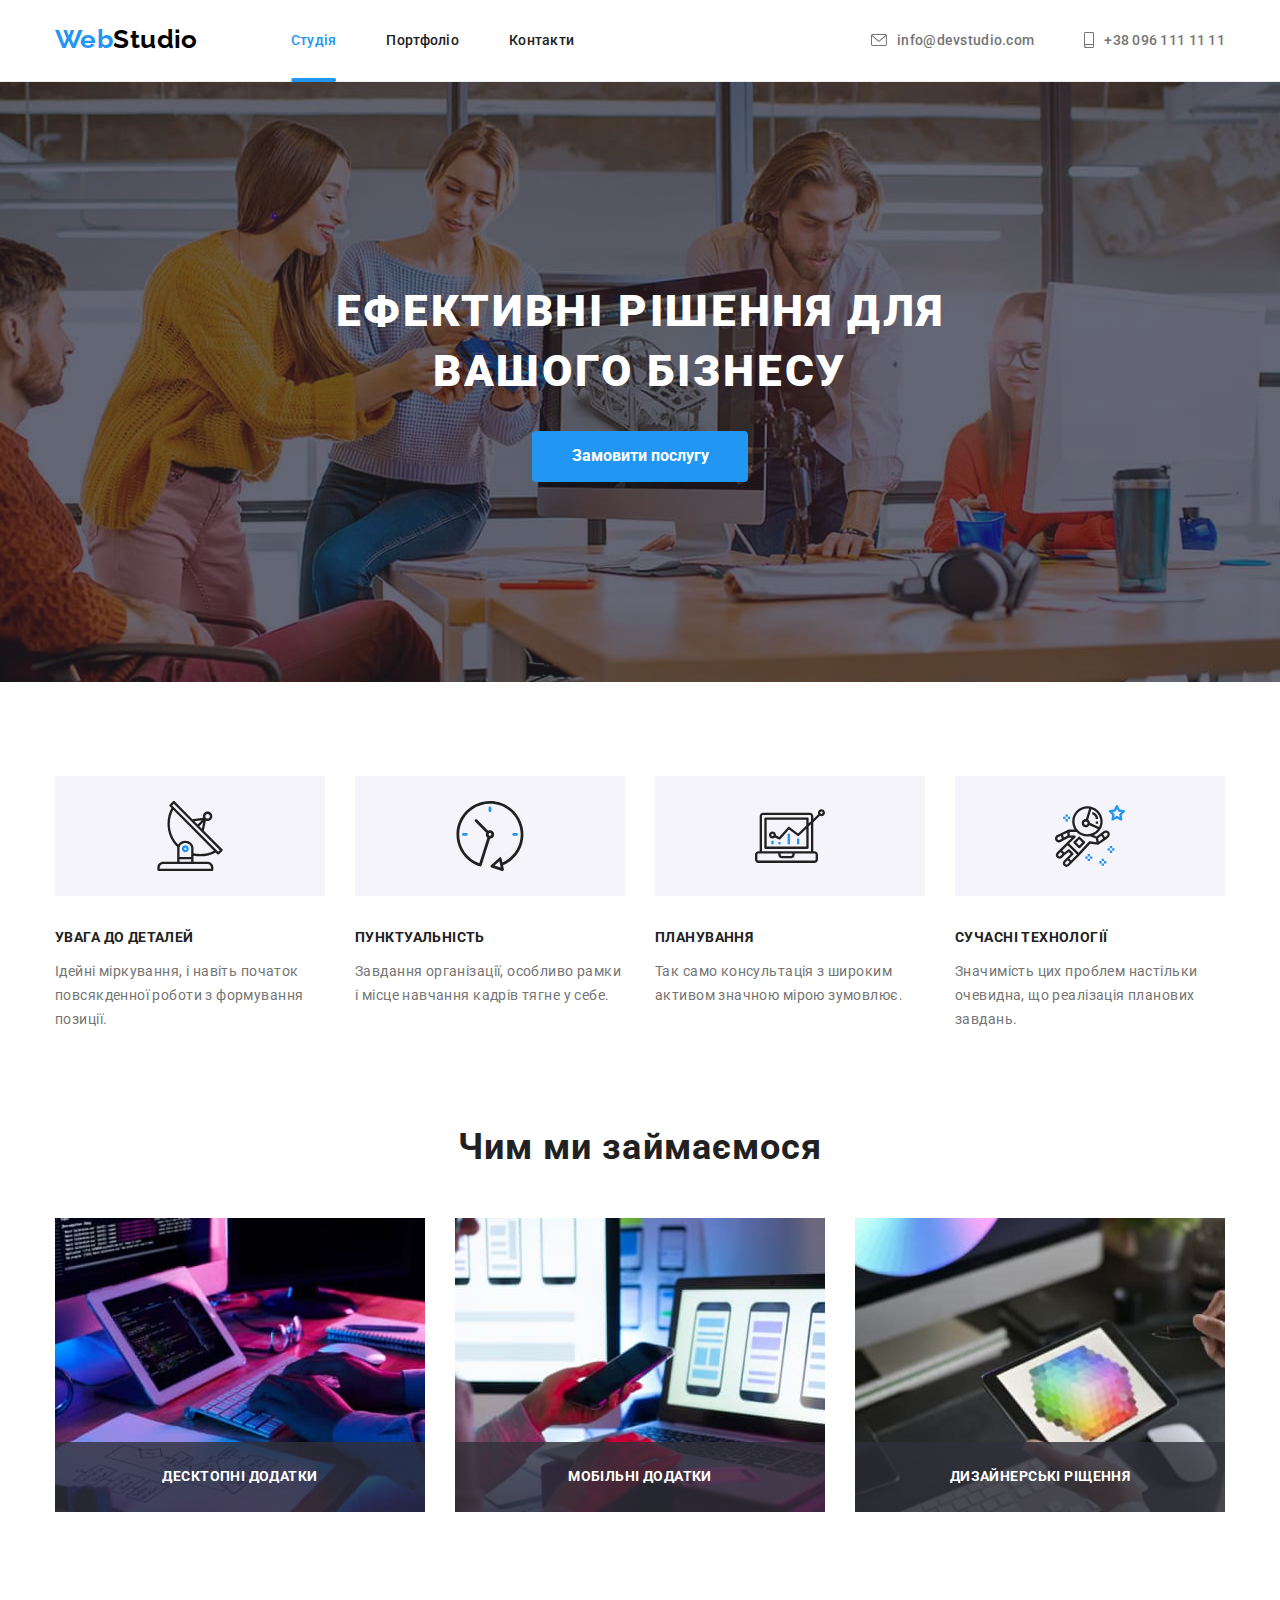
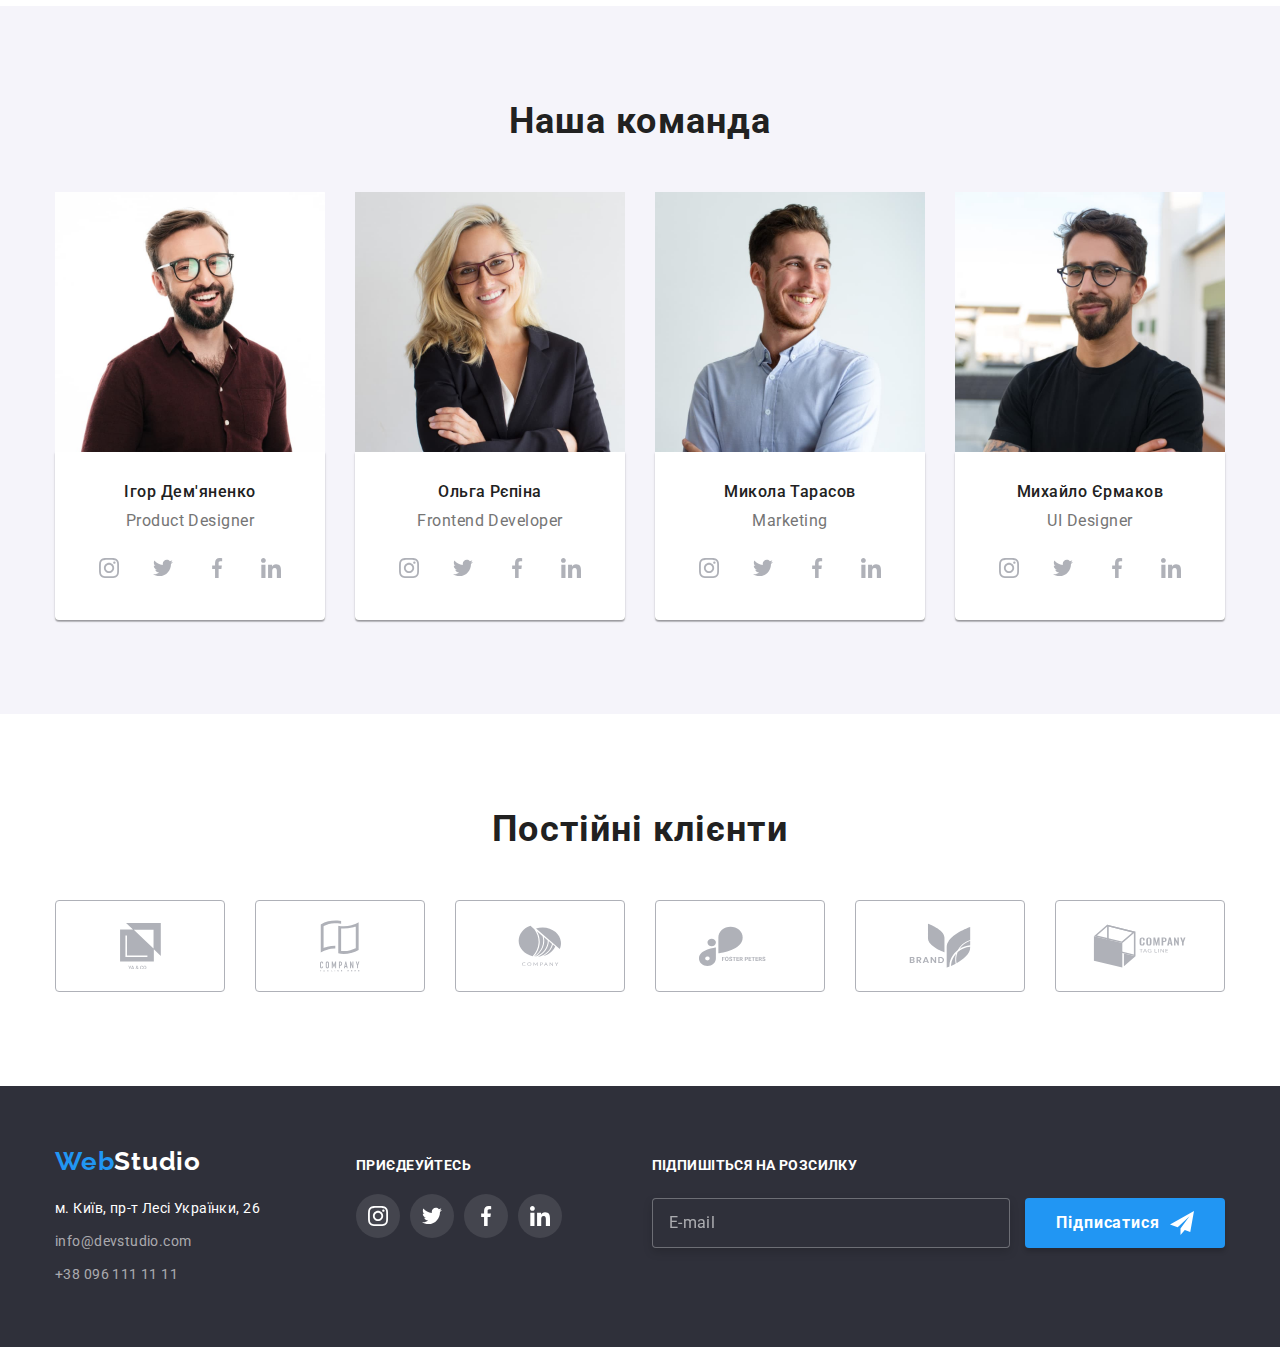
<file: index.html>
<!DOCTYPE html>
<html lang="uk">
  <head>
    <meta charset="UTF-8" />
    <meta http-equiv="X-UA-Compatible" content="IE=edge" />
    <meta name="viewport" content="width=device-width, initial-scale=1.0" />
    <title>Studio</title>
    <link rel="preconnect" href="https://fonts.googleapis.com" />
    <link rel="preconnect" href="https://fonts.gstatic.com" crossorigin />
    <link
      href="https://fonts.googleapis.com/css2?family=Raleway:wght@700&family=Roboto:wght@400;500;700;900&display=swap"
      rel="stylesheet"
    />
    <link rel="stylesheet" href="https://cdnjs.cloudflare.com/ajax/libs/modern-normalize/1.1.0/modern-normalize.min.css">
    <link rel="stylesheet" href="./styles/styles.css" />
  </head>
  <!-- <body class="page container"> -->
  <body>  
    <!-- Хедер -->
    <header class="page-header">
      <div class="container ">
      <nav>
        <!-- Логотип -->
        <a href="./index.html" class="logo">
          <span class="web">Web</span>Studio</a>
        <!-- Навигиция -->
        <ul class="site-nav list title">
          <li><a href="./index.html" class="current">Студія</a>
          
        </li>
          <li><a href="./portfolio.html">Портфоліо</a></li>
          <li><a href="/">Контакти</a></li>
        </ul>
      </nav>
      <!-- Контакты -->
      <ul class="contacts list">
        <li class="item">
          <a href="mailto:info@devstudio.com" class="contacts-mail"><svg class="mail" width=" 16px" height="12px">
            <use href="./images/icons.svg#icon-envelope-hover"></use>
          </svg>
        info@devstudio.com</a></li>
        <li class="item"><a href="tel:+380961111111" class="contacts-phone"><svg class="phone" >
          <use href="./images/icons.svg#icon-smartphone"></use>
        </svg>+38 096 111 11 11</a></li>
      </ul></div>
    </header>
    <main>

      <!-- Hero -->

      <div class="backdrop is-hidden" data-modal>
        <div class="modal">
          <button type="button" data-modal-close class="modal-bt">
            <svg width="11px" height="11px" class="modal-img">
            <use href="./images/icons.svg#icon-Vector1"></use>
          </svg>
          <!-- <img src="./images/close-black-18dp1.svg" width="18px" alt="хрестик"> -->
        </button>

        
          <b>Залиште свої дані, ми вам передзвонимо</b>
          <div>
          <form class="sub-form" autocomplete="off">
            
            <label class="input">
              Ім'я
              <input type="text" name="name" /><svg width="18px"
              height="18px" class="input-svg">
                <use href="./images/icons.svg#icon-person-black-18dp1"></use>
              </svg>
            </label>
          

          
            <label class="input">
              Телефон
              <input type="number" name="phone-number" /><svg width="18px" height="18px" class="input-svg">
                <use href="./images/icons.svg#icon-phone-black-18dp1"></use>
              </svg>
            </label>
            
            
            <label class="input">
              Пошта
              <input type="email" name="email" /><svg width="18px" height="18px" class="input-svg" autocomplete="on">
                <use href="./images/icons.svg#icon-email-black-18dp1"></use>
              </svg>
            </label>
            
            
            <label class="input">
              Коментар
              <textarea name="comment" rows="6" placeholder="Введіть текст" class="textarea-modal"></textarea>
              </label>
              
              
              
          
          
          <div class="agree-form">
            <label class="checkbox">
              <input type="checkbox" name="agree"  class="input-check"/><span class="checked"><svg width="16px" height="18px"><use href="./images/icons.svg#icon-icon-check">
              </use></svg></span>
              <p class="input-p">Погоджуюся з розсилкою та приймаю<span ><a href=" " class="agree-span">Умови договору</a> </span> </p>
            </label>
            <button type="submit" class="modal-btn">Відправити
            </div>
          </form>

          </div>
        
        </div>
      </div>
      
        <section class="section hero">
        <div class="overlay">
          <div class="container">
          <h1 class="hero-title">Ефективні рішення для вашого бізнесу</h1>
          <button type="button" data-modal-open class="button" >Замовити послугу</button>
          </div>
        </div>
        </section>
      <!-- Наші особливості -->  
      <section class="section features ">
        <div class="container">
          <h2 class="visually-hidden">Наші особливості</h2>
          <ul class="features-list list">
          <li><div class="antena"></div>
            <h3 class="title">
              
            Увага до деталей</h3>
            <p>
              Ідейні міркування, і навіть початок повсякденної роботи з
              формування позиції.
            </p>
          </li>
          <li><div class="clock">
        </div>
            <h3 class="title">Пунктуальність</h3>
            <p>
              Завдання організації, особливо рамки і місце навчання кадрів тягне
              у себе.
            </p>
          </li>
          <li><div class="diagram"></div>
            <h3 class="title">Планування</h3>
            <p>
              Так само консультація з широким активом значною мірою зумовлює.
            </p>
          </li>
          <li><div class="astronaut"></div>
            <h3 class="title">Сучасні технології</h3>
            <p>
              Значимість цих проблем настільки очевидна, що реалізація планових
              завдань.
            </p>
          </li>
          </ul>
        </div>  
      </section>
      <!-- Чим ми займаємося -->
      <section class="section examples">
        <div class="container">
        <h2 class="title our-work">Чим ми займаємося</h2>
        <ul class="list">
          <li>
            <img src="./images//box1.jpg" alt="Людина кодить" width="100%" /><p>Десктопні додатки</p>
          </li>
          <li>
            <img
              src="./images//box2.jpg"
              alt="Людина з смартфоном та ноутбуком"
              width="100%"
            /><p>Мобільні додатки</p>
          </li>
          <li>
            <img
              src="./images//box3.jpg"
              alt="Людина з планшетом"
              width="100%"
            /><p>Дизайнерські ріщення</p>
          </li>
        </ul>
        </div>
      </section>
        <!-- Наша команда -->
        <section class="section team">
          <div class="container">
            <h2 class="team-title">Наша команда</h2>
            <ul class="list">
            <li class="team-item">
            <img src="./images//img1.jpg" alt="Ігор Дем'яненко" width="100%" />
            <div class="team-man">
            <h3 >Ігор Дем'яненко</h3>
            <p>Product Designer</p>
            <ul class="social-links">
              <li><a href="/" class="social"><svg class="instagram" width="20px" height="20px"><use href="./images/icons.svg#icon-instagram-2"></use></svg></a></li>
              <li><a href="/" class="social"><svg class="twiter" width="20px" height="20px"><use href="./images/icons.svg#icon-twitter-1"></use></svg></a></li>
              <li><a href="/" class="social"><svg class="faceboock" width="20px" height="20px"><use href="./images/icons.svg#icon-facebook-1"></use></svg></a></li>
              <li><a href="/" class="social"><svg class="linkedin" width="20px" height="20px"><use href="./images/icons.svg#icon-linkedin-1"></use></svg></a></li>
            </ul>
            </div>
            </li>
            <li class="team-item">
            <img src="./images//img2.jpg" alt="Ольга Рєпіна" width="100%" />
            <div class="team-man">
            <h3 >Ольга Рєпіна</h3>
            <p>Frontend Developer</p>
            <ul class="social-links">
              <li><a href="/" class="social"><svg class="instagram" width="20px" height="20px">
                    <use href="./images/icons.svg#icon-instagram-2"></use>
                  </svg></a></li>
              <li><a href="/" class="social"><svg class="twiter" width="20px" height="20px">
                    <use href="./images/icons.svg#icon-twitter-1"></use>
                  </svg></a></li>
              <li><a href="/" class="social"><svg class="faceboock" width="20px" height="20px">
                    <use href="./images/icons.svg#icon-facebook-1"></use>
                  </svg></a></li>
              <li><a href="/" class="social"><svg class="linkedin" width="20px" height="20px">
                    <use href="./images/icons.svg#icon-linkedin-1"></use>
                  </svg></a></li>
            </ul>
            </div>
            </li>
            <li class="team-item">
            <img src="./images//img3.jpg" alt="Микола Тарасов" width="100%" />
            <div class="team-man">
            <h3 >Микола Тарасов</h3>
            <p>Marketing</p>
            <ul class="social-links">
              <li><a href="/" class="social"><svg class="instagram" width="20px" height="20px">
                    <use href="./images/icons.svg#icon-instagram-2"></use>
                  </svg></a></li>
              <li><a href="/" class="social"><svg class="twiter" width="20px" height="20px">
                    <use href="./images/icons.svg#icon-twitter-1"></use>
                  </svg></a></li>
              <li><a href="/" class="social"><svg class="faceboock" width="20px" height="20px">
                    <use href="./images/icons.svg#icon-facebook-1"></use>
                  </svg></a></li>
              <li><a href="/" class="social"><svg class="linkedin" width="20px" height="20px">
                    <use href="./images/icons.svg#icon-linkedin-1"></use>
                  </svg></a></li>
            </ul>
            </div>
            </li>
            <li class="team-item">
            <img src="./images//img4.jpg" alt="Михайло Єрмаков" width="100%" />
            <div class="team-man">
            <h3 >Михайло Єрмаков</h3>
            <p>UI Designer</p>
            <ul class="social-links">
              <li><a href="/" class="social"><svg class="instagram " width="20px" height="20px">
                    <use href="./images/icons.svg#icon-instagram-2"></use>
                  </svg></a></li>
              <li><a href="/" class="social"><svg class="twiter " width="20px" height="20px">
                    <use href="./images/icons.svg#icon-twitter-1"></use>
                  </svg></a></li>
              <li><a href="/" class="social"><svg class="faceboock " width="20px" height="20px">
                    <use href="./images/icons.svg#icon-facebook-1"></use>
                  </svg></a></li>
              <li><a href="/" class="social"><svg class="linkedin " width="20px" height="20px">
                    <use href="./images/icons.svg#icon-linkedin-1"></use>
                  </svg></a></li>
            </ul>
            </div>
            </li>
            </ul>
          </div>  
          </section>
          <!-- CLIENTS  -->
          <section class="clients">
            <div class="container">
            <h2 class="clients-title">Постійні клієнти</h2>
            <ul class="clients-list">
              <li><a href="/"><svg class="clients-link one" width="41px" height="46.7px"><use href="./images/icons.svg#icon-group"></use></svg></a></li>
              <li><a href="/"><svg class="clients-link two" width="40px" height="52px"><use href="./images/icons.svg#icon-group-1"></use></svg></a></li>
              <li><a href="/"><svg class="clients-link three" width="43.46px" height="41.18px"><use href="./images/icons.svg#icon-group-2"></use></svg></a></li>
              <li><a href="/"><svg class="clients-link four" width="84.44px" height="40.62px"><use href="./images/icons.svg#icon-group-3"></use></svg></a></li>
              <li><a href="/"><svg class="clients-link five" width="62.54px" height="45.43px"><use href="./images/icons.svg#icon-group-4"></use></svg></a></li>
              <li><a href="/"><svg class="clients-link six" width="93.79px" height="43.93px"><use href="./images/icons.svg#icon-group-5"></use></svg></a></li>
            </ul>
            </div>
          </section>
    </main>
    <!-- footer -->
    <footer class="footer">
      <div class="container">
      <div class="footer-block">
        <div class="logo-address">
      <a href="./index.html" class="logo"
        ><span class="web">Web</span
        ><span class="studio-footer">Studio</span></a>
              <!-- ADDRESS  -->
              
              <address>
                <ul class="list">
                  <li>
                    <a href="https://goo.gl/maps/BuS8yhXF1dFbsMXs6" target="_blank" rel="noopener noreferrer nofollow"
                      class="address">м. Київ, пр-т Лесі Українки, 26</a>
                  </li>
                  <li>
                    <a class="smooth" href="mailto:info@devstudio.com">info@devstudio.com</a>
                  </li>
                  <li>
                    <a class="smooth" href="tel:+380961111111">+38 096 111 11 11</a>
                  </li>
                </ul>
              </address>
              </div>
      <!-- SOCIAL-FOOTER  -->
      <div class="social-footer">
        <h2 class="social-footer-title">Приєдеуйтесь</h2>
        <ul>
          <li><a href="/" class="social-link"><svg class="instagram " width="20px" height="20px">
                <use href="./images/icons.svg#icon-instagram-2"></use>
              </svg></a></li>
          <li><a href="/" class="social-link"><svg class="twiter " width="20px" height="20px">
                <use href="./images/icons.svg#icon-twitter-1"></use>
              </svg></a></li>
          <li><a href="/" class="social-link"><svg class="faceboock " width="20px" height="20px">
                <use href="./images/icons.svg#icon-facebook-1"></use>
              </svg></a></li>
          <li><a href="/" class="social-link"><svg class="linkedin " width="20px" height="20px">
                <use href="./images/icons.svg#icon-linkedin-1"></use>
              </svg></a></li>
        </ul>
      </div>
      <div class="subscribe-form">
        <b class="social-footer-title">Підпишіться на розсилку</b>
        <form name="signup_form" autocomplete="on" novalidate>
          <label>
            
            <input type="email" name="email" placeholder="E-mail" class="input-mail" />
          </label>
          <button type="submit" class="sub-btn">Підписатися<svg width="24px" height="24px">
            <use href="./images/icons.svg#icon-icon-send"></use>
          </svg></button>
          </form>
      </div>

      </div>
      </div>
    </footer>
    <script src="./js/modal.js"></script>
  </body>
</html>
</file>
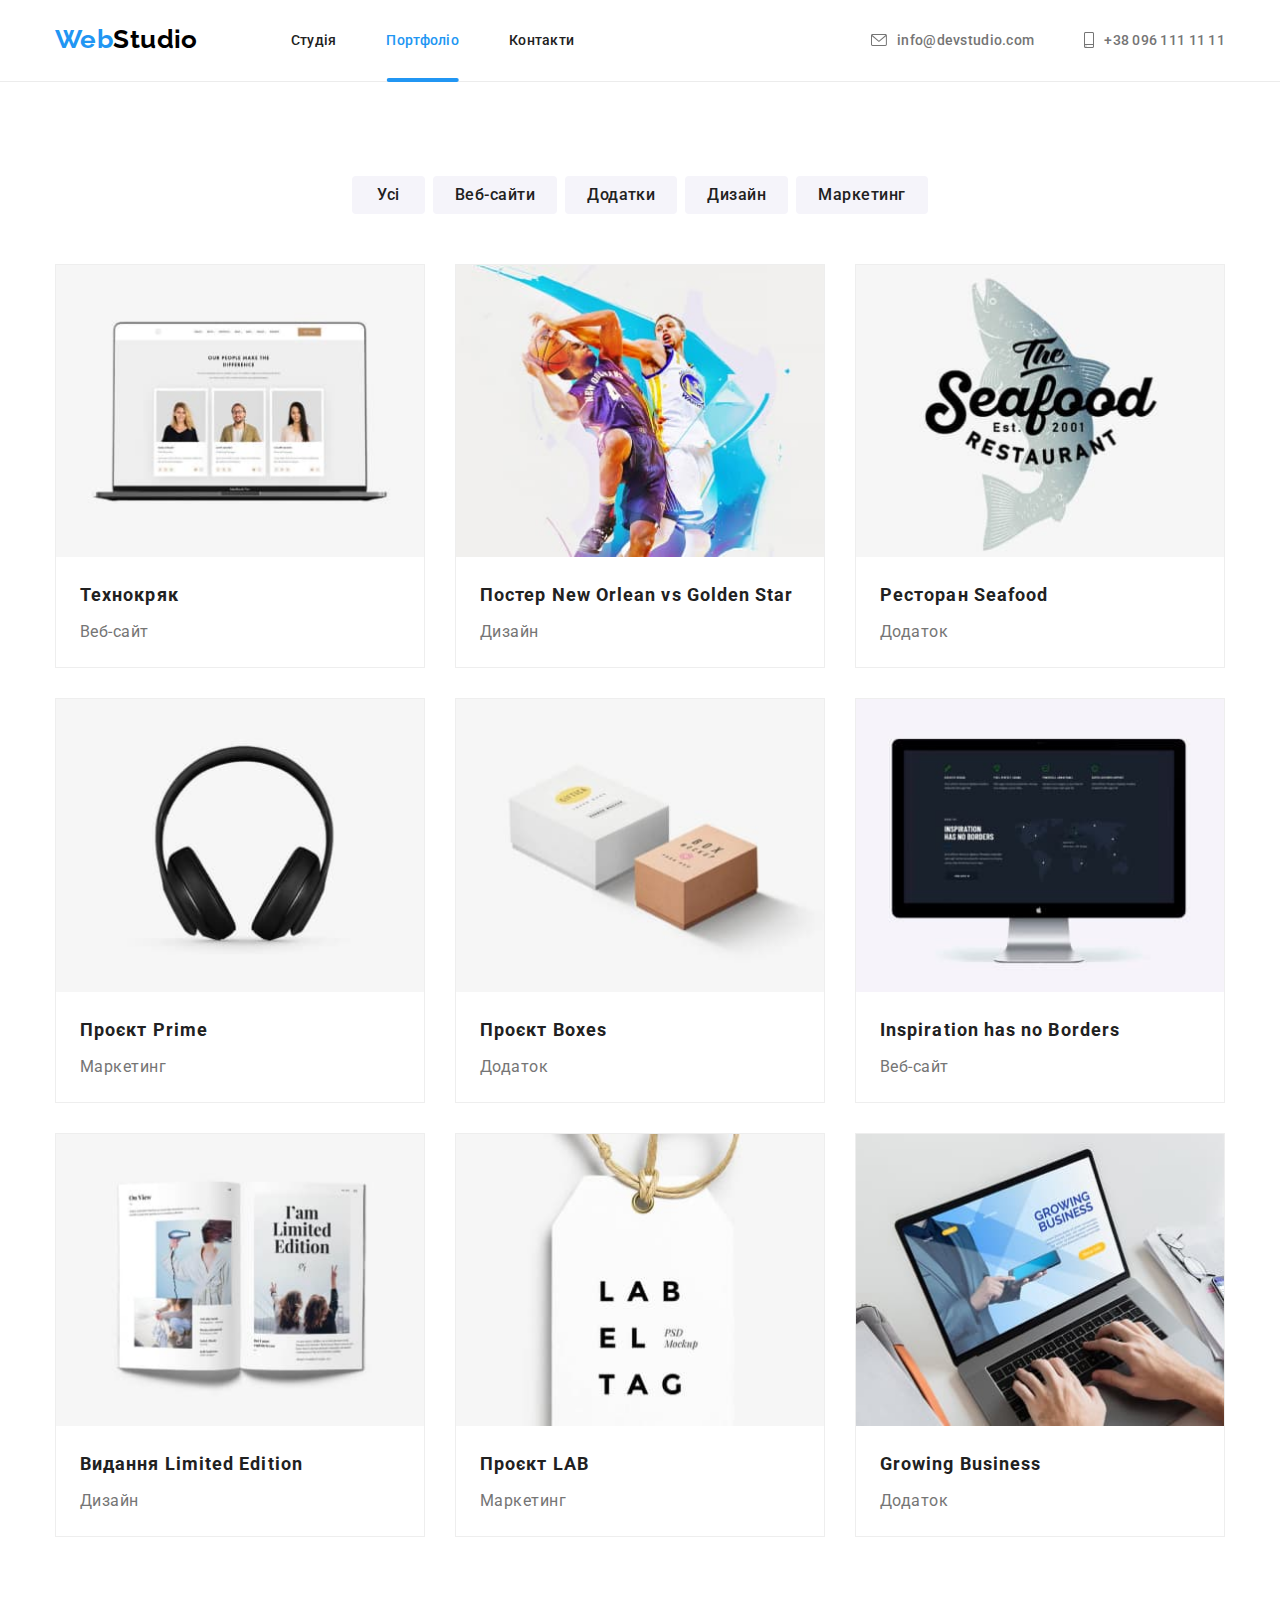
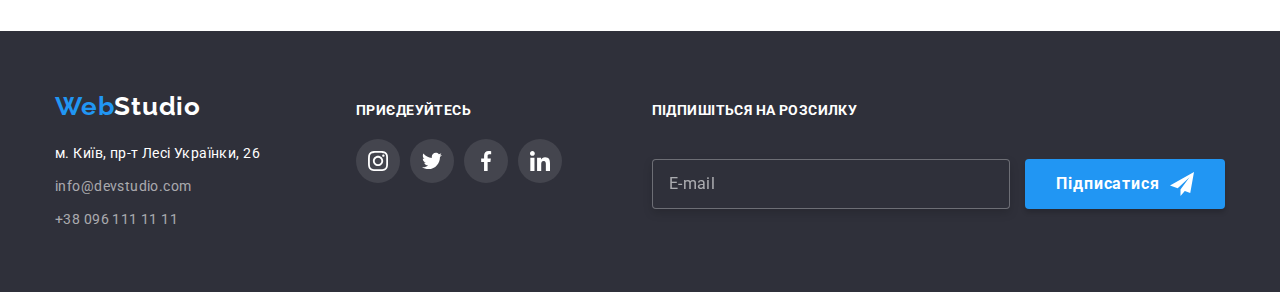
<file: portfolio.html>
<!DOCTYPE html>
<html lang="uk">
  <head>
    <meta charset="UTF-8" />
    <meta http-equiv="X-UA-Compatible" content="IE=edge" />
    <meta name="viewport" content="width=device-width, initial-scale=1.0" />
    <title>Portfolio</title>
    <link rel="preconnect" href="https://fonts.googleapis.com" />
    <link rel="preconnect" href="https://fonts.gstatic.com" crossorigin />
    <link
      href="https://fonts.googleapis.com/css2?family=Raleway:wght@700&family=Roboto:wght@400;500;700;900&display=swap"
      rel="stylesheet"
    />
    <link rel="stylesheet" href="https://cdnjs.cloudflare.com/ajax/libs/modern-normalize/1.1.0/modern-normalize.min.css">
    <link rel="stylesheet" href="./styles/styles.css" />
  </head>
  <body>
    <!-- Хедер -->
    <header class="page-header">
      <div class="container ">
        <nav>
          <!-- Логотип -->
          <a href="./index.html" class="logo">
            <span class="web">Web</span>Studio</a>
          <!-- Навигиция -->
          <ul class="site-nav list title">
            <li><a href="./index.html" >Студія</a></li>
            <li><a href="./portfolio.html" class="current pf">Портфоліо</a></li>
            <li><a href="/">Контакти</a></li>
          </ul>
        </nav>
        <!-- Контакты -->
        <ul class="contacts list">
          <li class="item">
            <a href="mailto:info@devstudio.com" class="contacts-mail"><svg class="mail" width=" 16px" height="12px">
                <use href="./images/icons.svg#icon-envelope-hover"></use>
              </svg>
              info@devstudio.com</a>
          </li>
          <li class="item"><a href="tel:+380961111111" class="contacts-phone"><svg class="phone">
                <use href="./images/icons.svg#icon-smartphone"></use>
              </svg>+38 096 111 11 11</a></li>
        </ul>
      </div>
    </header>
    <main>
      <!-- ПОРТФОЛИО -->
      <section class="section portfolio">
        <div class="container">
          <h1 class="visually-hidden">Наші галузі</h1>
          <ul class="button-item">
            <li>
              <button type="button" class="button-portfolio all">Усі</button>
            </li>
            <li>
              <button type="button" class="button-portfolio">Веб-сайти</button>
            </li>
            <li>
              <button type="button" class="button-portfolio">Додатки</button>
            </li>
            <li>
              <button type="button" class="button-portfolio">Дизайн</button>
            </li>
            <li>
              <button type="button" class="button-portfolio">Маркетинг</button>
            </li>
          </ul>

<!-- /* POrtfolio-item */ -->

          <ul class="portfolio-item">
            <li class="portfolio-item-list">
              <a href="/"
                >
                
                <div class="portfolio-item-bg"><p>Ресурс пропонує комплексні пропозиції з різним рівнем функціоналу та сервісів. Все це дозволить відвідувачу отримати
                вичерпні відомості про компанію чи приватну особу.</p><img
                  src="./images/imgportf9.jpg"
                  alt="Фотографії трьох людей"
                  width="100%"
                />
              </div>
                
              <div class="portfolio-item-box">
                  <h2 class="portfolio-title">Технокряк</h2>
                  <p>Веб-сайт</p>
                </div>
              </a>
            </li>
            <li class="portfolio-item-list">
              
              <a href="/"
                >
                <div class="portfolio-item-bg"><p>Ресурс пропонує комплексні пропозиції з різним рівнем функціоналу та сервісів. Все це дозволить відвідувачу отримати
                вичерпні відомості про компанію чи приватну особу.</p><img
                  src="./images/imgportf1.jpg"
                  alt="Два баскетболіста в бородьбі за м'яч"
                  width="100%"
                />
              </div>
                <div class="portfolio-item-box">
                  <h2 class="portfolio-title">
                    Постер New Orlean vs Golden Star
                  </h2>
                  <p>Дизайн</p>
                </div>
              
              </a>
            </li>
            <li class="portfolio-item-list">
              <a href="/"
                >
                <div class="portfolio-item-bg"><p>Ресурс пропонує комплексні пропозиції з різним рівнем функціоналу та сервісів. Все це дозволить відвідувачу отримати
                вичерпні відомості про компанію чи приватну особу.</p><img
                  src="./images/imgportf2.jpg"
                  alt="Надпис морська їжа"
                  width="100%"
                />
              </div>
                <div class="portfolio-item-box">
                  <h2 class="portfolio-title">Ресторан Seafood</h2>
                  <p>Додаток</p>
                </div>
              </a>
            </li>
            <li class="portfolio-item-list">
              
              <a href="/"
                >
                <div class="portfolio-item-bg"><p>Ресурс пропонує комплексні пропозиції з різним рівнем функціоналу та сервісів. Все це дозволить відвідувачу отримати
                вичерпні відомості про компанію чи приватну особу.</p><img
                  src="./images/imgportf3.jpg"
                  alt="Навушники"
                  width="100%"
                />
              </div>

                <div class="portfolio-item-box">
                  <h2 class="portfolio-title">Проєкт Prime</h2>
                  <p>Маркетинг</p>
                </div>
              </a>
            </li>
            <li class="portfolio-item-list">
              <a href="/"
                >
                <div class="portfolio-item-bg"><p>Ресурс пропонує комплексні пропозиції з різним рівнем функціоналу та сервісів. Все це дозволить відвідувачу отримати
                вичерпні відомості про компанію чи приватну особу.</p><img
                  src="./images/imgportf4.jpg"
                  alt="Сіра та коричнева коробки"
                  width="100%"
                />
              </div>
                <div class="portfolio-item-box">
                  <h2 class="portfolio-title">Проєкт Boxes</h2>
                  <p>Додаток</p>
                </div>
              </a>
            </li>
            <li class="portfolio-item-list">
              <a href="/"
                >
                <div class="portfolio-item-bg"><p>Ресурс пропонує комплексні пропозиції з різним рівнем функціоналу та сервісів. Все це дозволить відвідувачу отримати
                вичерпні відомості про компанію чи приватну особу.</p><img src="./images/imgportf5.jpg" 
                  alt="Монітор" width="100%" />
                </div>
                <div class="portfolio-item-box">
                  <h2 class="portfolio-title">Inspiration has no Borders</h2>
                  <p>Веб-сайт</p>
                </div>
              </a>
            </li>
            <li class="portfolio-item-list">
              <a href="/"
                >
                <div class="portfolio-item-bg"><p>Ресурс пропонує комплексні пропозиції з різним рівнем функціоналу та сервісів. Все це дозволить відвідувачу отримати
                вичерпні відомості про компанію чи приватну особу.</p><img
                  src="./images/imgportf6.jpg"
                  alt="Розгорнутий журнал"
                  width="100%"
                />
              </div>
                <div class="portfolio-item-box">
                  <h2 class="portfolio-title">Видання Limited Edition</h2>
                  <p>Дизайн</p>
                </div>
              </a>
            </li>
            <li class="portfolio-item-list">
              <a href="/"
                >
                <div class="portfolio-item-bg"><p>Ресурс пропонує комплексні пропозиції з різним рівнем функціоналу та сервісів. Все це дозволить відвідувачу отримати
                вичерпні відомості про компанію чи приватну особу.</p><img
                  src="./images/imgportf7.jpg"
                  alt="Етикетка на шнурці"
                  width="100%"
                />
              </div>
                <div class="portfolio-item-box">
                  <h2 class="portfolio-title">Проєкт LAB</h2>
                  <p>Маркетинг</p>
                </div>
              </a>
            </li>
            <li class="portfolio-item-list">
              <a href="/"
                >
                <div class="portfolio-item-bg"><p>Ресурс пропонує комплексні пропозиції з різним рівнем функціоналу та сервісів. Все це дозволить відвідувачу отримати
                вичерпні відомості про компанію чи приватну особу.</p><img
                  src="./images/imgportf8.jpg"
                  alt="Руки на клавіатурі ноутбука"
                  width="100%"
                />
              </div>
                <div class="portfolio-item-box">
                  <h2 class="portfolio-title">Growing Business</h2>
                  <p>Додаток</p>
                </div>
              </a>
            </li>
          </ul>
        </div>
      </section>
    </main>
    <!-- footer -->
    <footer class="footer">
      <div class="container">
        <div class="footer-block">
          <div class="logo-address">
            <a href="./index.html" class="logo"><span class="web">Web</span><span class="studio-footer">Studio</span></a>
            <!-- ADDRESS  -->
    
            <address>
              <ul class="list">
                <li>
                  <a href="https://goo.gl/maps/BuS8yhXF1dFbsMXs6" target="_blank" rel="noopener noreferrer nofollow"
                    class="address">м. Київ, пр-т Лесі Українки, 26</a>
                </li>
                <li>
                  <a class="smooth" href="mailto:info@devstudio.com">info@devstudio.com</a>
                </li>
                <li>
                  <a class="smooth" href="tel:+380961111111">+38 096 111 11 11</a>
                </li>
              </ul>
            </address>
          </div>
          <!-- SOCIAL-FOOTER  -->
      <div class="social-footer">
        <h2 class="social-footer-title">Приєдеуйтесь</h2>
        <ul>
          <li><a href="/" class="social-link"><svg class="instagram " width="20px" height="20px">
                <use href="./images/icons.svg#icon-instagram-2"></use>
              </svg></a></li>
          <li><a href="/" class="social-link"><svg class="twiter " width="20px" height="20px">
                <use href="./images/icons.svg#icon-twitter-1"></use>
              </svg></a></li>
          <li><a href="/" class="social-link"><svg class="faceboock " width="20px" height="20px">
                <use href="./images/icons.svg#icon-facebook-1"></use>
              </svg></a></li>
          <li><a href="/" class="social-link"><svg class="linkedin " width="20px" height="20px">
                <use href="./images/icons.svg#icon-linkedin-1"></use>
              </svg></a></li>
        </ul>
        
      </div>
      <div class="subscribe-form">
        <h2 class="social-footer-title">Підпишіться на розсилку</h2>
        <form name="signup_form" autocomplete="on" novalidate>
          <label>
      
            <input type="email" name="email" placeholder="E-mail" class="input-mail" />
          </label>
          <button type="submit" class="sub-btn">Підписатися<svg width="24px" height="24px">
              <use href="./images/icons.svg#icon-icon-send"></use>
            </svg></button>
        </form>
      </div>
      </div>
      </div>
    </footer>
  </body>
</html>
</file>
<file: styles/styles.css>
/* main text color #757575
title text color #212121
active #2196F3
backround team #F5F4FA
background buttons #F5F4FA
background color #2F303A
logo #000000
hero title logo #FFFFFF
*/
html {
  box-sizing: border-box;
}
*,
*::before,
*::after {
  box-sizing: inherit;
}
:root {
  --main-text-color: #757575;
  --title-text-color: #212121;
  --active: #2196f3;
  --backround-team: #f5f4fa;
  --background-color: #2f303a;
  --logo: #000000;
  --hero-title-logo: #ffffff;
  --main-background-color: #ffffff;
  --backgroundbuttons: #f5f4fa;
  --button-text-aktive: #ffffff;
  --border-header: #ececec;
  --portfolio-box-border: #EEEEEE;
  --background-hero: #C4C4C4;
  --vector: #AFB1B8;
  --examples-background: rgba(47, 48, 58, 0.8);
  --bg-portfolio-item: rgba(33, 150, 243, 0.9);
  --bg-pf-text: #ffffff;
  --modal: #ffffff;
  --button-active-bg: #188CE8;
  --backdrop-bg: rgba(0, 0, 0, 0.2);
  --modal-close: #000000;
  --modal-border: rgba(33, 33, 33, 0.2);

}
h1,
h2,
h3,
h4,
h5,
h6,
p,
ul
{
  margin: 0;
  padding: 0;
}
body {
  color: var(--main-text-color);

  background-color: var(--main-background-color);
  font-family: "Roboto", sans-serif;
  font-size: 14px;
  line-height: 1.71;
  letter-spacing: 0.03em;
}
ul {
  list-style: none;
}
.list {
  padding: 0;
  margin: 0;
}
/* HEADER  */

.page-header {
  border-bottom: 1px solid var(--border-header);
}
.page-header nav {
  display: flex;
}
.page-header div {
  display: flex;
  align-items: center;
}

/* NAV  */

.site-nav {
  display: flex;
}
.site-nav a {
  display: block;
  padding-top: 32px;
  padding-bottom: 32px;
}
.site-nav li:not(:last-child) {
  margin-right: 50px;
}
/* Contacts */
.contacts-mail:hover .mail,
.contacts-mail:focus .mail {
  fill: var(--active);
}
.contacts-phone:hover .phone,
.contacts-phone:focus .phone {
  fill: var(--active);

}
.contacts a {
  color: var(--main-text-color);
  font-weight: 500;
  font-size: 14px;
  line-height: 1.2;
  letter-spacing: 0.02em;
}

.contacts a:hover,
.contacts a:focus {
  color: #2196f3;
}

.mail {
  display: inline-flex;
        margin-right: 10px;
        
        fill: var(--main-text-color);
        
        transition: fill 250ms cubic-bezier(0.4,
              0,
              0.2,
              1);


}
.contacts-phone {
  align-items: center;
  display: inline-flex;
  transition: color 250ms cubic-bezier(0.4,
        0,
        0.2,
        1);
}
.phone {
  
  width: 10px;
  height: 16px;
  margin-right: 10px;
  fill: #757575;

transition: fill 250ms cubic-bezier(0.4,
      0,
      0.2,
      1);
}

.contacts-mail {
  display: inline-flex;
  align-items: center;
  transition: color 250ms cubic-bezier(0.4,
        0,
        0.2,
        1);
}
.contacts {
  display:inline-flex;
  margin-left: auto;
  align-items: center;
}

.contacts a {
  padding-top: 32px;
  padding-bottom: 32px;
}
.contacts li:not(:last-child) {
  margin-right: 50px;
}
.page-header a {
  text-decoration: none;
}
/* container */
.container {
  width: 1200px;
  padding-left: 15px;
  padding-right: 15px;

  margin-left: auto;
  margin-right: auto;
}
/* logo */
.logo {
  color: var(--logo);
  font-family: Raleway, sans-serif;
  font-weight: 700;
  font-size: 26px;
  line-height: 1.19;
  margin-right: 93px;

  display: block;
  padding-top: 24px;
  padding-bottom: 25px;
}
.web {
  color: var(--active);
}
/* Navigation */
.site-nav a {
  color: var(--title-text-color);
  font-weight: 500;
  font-size: 14px;
  line-height: 1.2;
  letter-spacing: 0.02em;

  transition: color 250ms cubic-bezier(0.4,
      0,
      0.2,
      1);
}
.site-nav a:hover,
.site-nav a:focus {
  color: var(--active);
}


.site-nav .current {
  color: var(--active);
  position: relative;
}
.current::after{
  display: inline-block;
  content: "";
  width: 100%;
  height: 4px;
  border-radius: 2px;
  background-color: #2196f3;
  position: absolute;
  bottom: -1px;
left: 50%;
  transform: translateX(-50%);
}

.current.pf::after {
  display: inline-block;
  content: "";
  width: 100%;
  height: 4px;
  border-radius: 2px;
  background-color: #2196f3;
  position: absolute;
  bottom: -1px;
  left: 50%;
  transform: translateX(-50%);
}

/* Backdrop  */

.is-hidden {
  visibility: hidden;
  opacity: 0;
  pointer-events: none;
}
.backdrop {
  position: fixed;
  top: 0;
  left: 0;
  width: 100%;
  height: 100%;
  background-color: var(--backdrop-bg);

  transition: opacity  250ms cubic-bezier(0.4,
        0,
        0.2,
        1);


}

.modal {
  position: absolute;
  top: 50%;
  left: 50%;
  transform: translate(-50%, -50%) scale(1);
  min-width: 528px;
  
  background-color: var(--modal);
  transition: translate 250ms;
  transition-timing-function: cubic-bezier(0.4,
      0,
      0.2,
      1);
      flex-direction: column;
      padding: 40px;
      box-shadow: 0px 1px 3px rgba(0, 0, 0, 0.12), 0px 1px 1px rgba(0, 0, 0, 0.14), 0px 2px 1px rgba(0, 0, 0, 0.2);
        border-radius: 4px;
}

.modal-bt {
  display: flex;
  position: absolute;
  width: 30px;
  height: 30px;
  top: 8px;
  right: 8px;
  justify-content: center;
    align-items: center;
    cursor: pointer;
    background-color:var(--modal), ;
    border-radius: 50%;
    border: 1px solid rgba(0, 0, 0, 0.1);

      fill: var(--modal-close);
        transition: fill 250ms cubic-bezier(0.4,
            0,
            0.2,
            1);
            padding: 0;
    

}
.modal-bt:hover,
.modal-bt:focus {
  fill: var(--active);
}

.modal-cont {

}
.modal b {
  display: block;
  text-align: center;
  font-weight: 700;
    font-size: 20px;
    line-height: 1.15;
    letter-spacing: 0.03em;
  
    color: var(--title-text-color);
    margin-bottom: 12px;
}
/* .sub-form {
  display: flex;
  flex-direction: column;

} */
.input {
  position: relative;
  font-weight: 400;
    font-size: 12px;
    line-height: 1.17;
  
    letter-spacing: 0.01em;
  
    color: var(--main-text-color);
    
}
.input-svg {
  position: absolute;
  bottom: 11px;
  left: 12px;
  fill: var(--title-text-color);
  transition: fill 250ms cubic-bezier(0.4,
        0,
        0.2,
        1);
}
/* .input-svg:hover {
  fill: #188CE8;
} */



.sub-form label:not(:last-child) {
  margin-bottom: 10px;
}

.sub-form .input {
  display: flex;
  flex-direction: column;
}
.input input {
  border: 1px solid var(--modal-border);
    border-radius: 4px;
    height: 40px;
transition: border-color 250ms cubic-bezier(0.4,
      0,
      0.2,
      1);
      padding-left: 42px;
      outline: none;
      margin-top: 4px;
}
.input input:focus,
.input input:hover {
  border-color: var(--active);
}

.input input:focus + .input-svg,
.input input:hover + .input-svg {
  fill: var(--active);
  
}

.input-check {
display: block;
width: 16px;
height: 15px;
}


.textarea-modal {
  resize: none;
  text-align: start;
    border: 1px solid var(--modal-border);
      border-radius: 4px;
      width: 100%;
      transition: border-color 250ms cubic-bezier(0.4,
            0,
            0.2,
            1);
            outline: none;
            height: 120px;
            padding: 12px 16px;
            margin-top: 4px;

            
}
.textarea-modal::placeholder {
  font-weight: 400;
    font-size: 12px;
    line-height: 1.16;
    letter-spacing: 0.01em;
  
    color: rgba(117, 117, 117, 0.5);
}

.textarea-modal:focus,
.textarea-modal:hover {
  border-color: var(--active);
}

.checkbox {
  position: relative;
  display: flex;

justify-content: center;
align-items: center;

margin-top: 20px;
}
.checkbox p {
  display: flex;
  align-items: baseline;
  margin-left: 8.38px;

    font-size: 14px;
    line-height: 1.71;

    letter-spacing: 0.03em;
}


.checked {
position: absolute;
top: 3px;
left: 0;
opacity: 0;
}
.input-check:checked + .checked {
  opacity: 1;
}

.agree-span {
  color: var(--active);
  margin-left: 5px;
}



.modal-btn {
  min-width: 200px;
  height: 50px;
  box-shadow: 0px 4px 4px rgba(0, 0, 0, 0.15);
    border-radius: 4px;
    background-color: var(--active);
    border: none;
    cursor: pointer;
    font-weight: 700;
    font-size: 16px;
    line-height: 1.88;
    letter-spacing: 0.06em;
    color: var(--button-text-aktive);
    display: inline-flex;
    align-items: center;
    justify-content: center;
    margin-top: 30px;

    transition: box-shadow 250ms, background-color 250ms;
    transition-timing-function: cubic-bezier(0.4,
        0,
        0.2,
        1);;

}


.modal-btn:hover,
.modal-btn:focus {
  background: #188CE8;
    box-shadow: 0px 4px 4px rgba(0, 0, 0, 0.15);
}


.agree-form {
  align-items: center;
  justify-content: center;
  display: flex;
  flex-direction: column;
}


/* Hero */


.overlay {
    padding-top: 200px;
      padding-bottom: 200px;
      text-align: center;
    height: 600px;
      max-width: 1600px;
      margin-left: auto;
      margin-right: auto;
      background-image: linear-gradient(rgba(47, 48, 58, 0.4), rgba(47, 48, 58, 0.4)),
        url(../images/Imghero.jpg);
    
    
      background-position: center;
      background-size: cover;
      background-color: var(--background-color);
}

.hero-title {
  color: var(--hero-title-logo);
  margin: 0 auto 30px;
  display: block;

  font-weight: 900;
  font-size: 44px;
  line-height: 1.36;

  letter-spacing: 0.06em;
  text-transform: uppercase;
  width: 696px;
}
/* Buttons */

.button {
  background-color: var(--active);
  color: var(--hero-title-logo);
  font-weight: 700;
  font-size: 16px;
  line-height: 1.88;
  cursor: pointer;
  border-radius: 4px;
  border: 0px;
  min-width: 216px;
  padding: 10px 32px;
  display: inline-block;
  text-align: center;
  
  transition: background-color 250ms cubic-bezier(0.4,
        0,
        0.2,
        1);
}
.button:hover,
.button:focus {
  background-color: var(--button-active-bg);
}

/* Наші особливості */
.features-list div {
  background-color: var(--backround-team);
}

.visually-hidden {
  position: absolute;
  white-space: nowrap;
  width: 1px;
  height: 1px;
  overflow: hidden;
  border: 0;
  padding: 0;
  clip: rect(0 0 0 0);
  clip-path: inset(50%);
  margin: -1px;
}
.antena {
    background-image: url(../images/antenna-1.svg);
      background-repeat: no-repeat;
      background-position: center;
      background-size: 70px;
}
.clock {
  background-image: url(../images/clock-1.svg);
  background-repeat: no-repeat;
  background-position: center;
  background-size: 70px;
}
.diagram {
    background-image: url(../images/diagram-1.svg);
      background-repeat: no-repeat;
      background-position: center;
      background-size: 70px;
}
.astronaut {
    background-image: url(../images/astronaut-1.svg);
      background-repeat: no-repeat;
      background-position: center;
      background-size: 70px;
}
.features-list li {
  min-width: 270px;
}
.features-list li:not(:last-child) {
  margin-right: 30px;
}
.features-list {
  display: flex;
}
.features-list div {
  text-align: center;
  height: 120px;
  margin-bottom: 30px;
}

.features {
  padding-top: 94px;
  padding-bottom: 94px;
}
.features h3 {
  font-size: 14px;
  line-height: 1.71;
  text-transform: uppercase;
  margin-top: 0px;
  margin-bottom: 10px;
}
/* all titles */
.title {
  color: var(--title-text-color);
  font-weight: 700;
  font-size: 14px;
  line-height: 1.2;
  letter-spacing: 0.03em;
}
/*Чим ми займаємося  */
.examples  li {
  position: relative;
}
.examples  p {
  display: flex;
  position: absolute;
  bottom: 0;
  text-transform: uppercase;
  height: 70px;
  width: 100%;
  justify-content: center;
  align-items: center;
  
  font-weight: 700;
    font-size: 14px;
    line-height: 1.14;
    letter-spacing: 0.03em;
    color: var(--hero-title-logo);

    background-color: var(--examples-background);
}
.examples {
  padding-bottom: 94px;
}

.our-work {
  font-weight: 700;
  font-size: 36px;
  line-height: 1.17;
  text-align: center;
  letter-spacing: 0.03em;
  margin-top: 0;
  margin-bottom: 50px;
}
.examples .list {
  display: flex;
}
.examples .list :not(:last-child) {
  margin-right: 30px;
}
/* Team */
/* .social-links li:hover {
  background-color: #2196f3;
  color: #C4C4C4;
} */
.social svg {
  fill: var(--vector);

        transition: fill 250ms cubic-bezier(0.4,
              0,
              0.2,
              1);
}
.social:hover svg,
.social:focus svg {
  fill: var(--button-text-aktive)
}
.social svg:hover,
.social svg:focus {
    fill: var(--button-text-aktive);
  }
.social:hover,
.social:focus {
background-color: #2196f3;


}

.social-links li:not(:last-child) {margin-right: 10px;}

.social{ 
  display: flex;
  border-radius: 50%;
  width: 44px;
  height: 44px;
  justify-content: center;
  align-items: center;
  transition: background-color 250ms cubic-bezier(0.4,
        0,
        0.2,
        1);
}
.social-links {
  display: flex;
  justify-content: center;
}

/* .instagram.social {

  border-radius: 50%;
} */
.social-links { margin-top: 16px;}

img {
  display: block;
}
.team .list {
  display: flex;
gap: 30px;
}
/* .team .list :not(:last-child) {
  margin-right: 30px;
} */
.team {
  background-color: var(--backround-team);
padding-top: 94px;
padding-bottom: 94px;
}

.team-man {
  padding-top: 30px;
  padding-bottom: 30px;
box-shadow: 0px 1px 3px rgba(0, 0, 0, 0.12), 0px 1px 1px rgba(0, 0, 0, 0.14), 0px 2px 1px rgba(0, 0, 0, 0.2);
  border-radius: 0px 0px 4px 4px;
}

.team h3 {
  margin-top: 0;
  margin-bottom: 10px;
}
.team p {
  margin-top: 0;
  }
.team-item { background-color: var(--main-background-color);
text-align: center;}  
.team-title {
  font-weight: 700;
  font-size: 36px;
  line-height: 1.17;
  text-align: center;
  letter-spacing: 0.03em;
  color: var(--title-text-color);
  margin-top: 0;
  margin-bottom: 50px;
}

.team h3 {
  font-weight: 500;
  font-size: 16px;
  line-height: 1.19;
  letter-spacing: 0.03em;
  color: var(--title-text-color);
}
.team p {
  font-size: 16px;
  line-height: 1.19;
  letter-spacing: 0.03em;
}
/* CLIENTS  */
.clients {
  padding-top: 94px;
  padding-bottom: 94px;
}
.clients-title {
  color: var(--title-text-color);
  font-weight: 700;
    font-size: 36px;
    line-height: 1.17;
    text-align: center;
    letter-spacing: 0.03em;
    margin-bottom: 50px;
}
.clients-list li:not(:last-child){
  margin-right: 30px;
}
.clients-list a {
  display: flex;
  width: 170px;
  height: 92px;
    border-radius: 4px;
      border: 1px solid var(--vector);
      justify-content: center;
      align-items: center;

      transition: border-color 250ms cubic-bezier(0.4,
            0,
            0.2,
            1);
}

.clients-list a:hover .one,
.clients-list a:focus .one {
  fill: var(--active);

}
.clients-list a:hover .two,
.clients-list a:focus .two {
  fill: var(--active);

}
.clients-list a:hover .three,
.clients-list a:focus .three {
  fill: var(--active);

}
.clients-list a:hover .four,
.clients-list a:focus .four {
  fill: var(--active);

}
.clients-list a:hover .five,
.clients-list a:focus .five {
  fill: var(--active);

}
.clients-list a:hover .six,
.clients-list a:focus .six {
  fill: var(--active);

}
.clients-list a:hover,
.clients-list a:focus {border-color: var(--active);}
.clients-list li {
}
.clients-link:hover,
.clients-link:focus {fill: var(--active);}
.clients-link {  
  fill: var(--vector);

        transition: fill 250ms cubic-bezier(0.4,
              0,
              0.2,
              1);
}
.clients-list {
  display: flex;
  justify-content: center;
}

/* Footer */
.footer {
  background-color: var(--background-color);
  padding-top: 60px;
  padding-bottom: 60px;
}

.footer .container {
  text-align: left;
}
.footer a {
  text-decoration: none;
  font-style: normal;
  font-size: 14px;
  line-height: 1.71;
  letter-spacing: 0.03em;
}
.studio-footer {
  color: var(--hero-title-logo);
}
.footer .logo {
  font-family: Raleway, sans-serif;
  font-weight: 700;
  font-size: 26px;
  line-height: 1.19;
  margin-right: 0;
  display: inline-block;
  padding-top: 0;
  padding-bottom: 0;
}
/* address */

address li:not(:last-child) {margin-bottom: 9px;}
address a {
  color: var(--hero-title-logo);

  transition: color 250ms cubic-bezier(0.4,
        0,
        0.2,
        1);
}
address a:hover,
address a:focus {
  color: var(--active);
}
.smooth {
  color: rgba(255, 255, 255, 0.6);
}
/* social footer  */
.social-footer li:not(:last-child) {margin-right: 10px;}

.social-link {
  display: flex;
  width: 44px;
  height: 44px;
  background-color: rgba(255, 255, 255, 0.1);
  border-radius: 50%;
  justify-content: center;
  align-items: center;


transition: background-color 250ms cubic-bezier(0.4,
      0,
      0.2,
      1);
}
.social-link:hover,
.social-link:focus {
  background-color: var(--active);
}
.social-link svg {
  fill: var(--button-text-aktive);
}

.social-footer-title {
  color: #ffffff;
  font-weight: 700;
    font-size: 14px;
    line-height: 1.14;
    letter-spacing: 0.03em;
    text-transform: uppercase;
    margin-bottom: 20px;
}

/* Subscribe  */

.subscribe-form {
  margin-left: auto;
}
.input-mail::placeholder {
  font-weight: 400;
    font-size: 16px;
    line-height: 1.25;
    align-items: center;
    letter-spacing: 0.03em;
  
    color: rgba(255, 255, 255, 0.6);
    
}
.input-mail:placeholder-shown {
  background-color: var(--background-color);
  margin-top: 20px;
}
.input-mail {
  width: 358px;
  height: 50px;
  border: 1px solid rgba(255, 255, 255, 0.3);
    filter: drop-shadow(0px 4px 4px rgba(0, 0, 0, 0.15));
    border-radius: 4px;
    background-color: var(--background-hero);
    padding-left: 16px;
    
}
.sub-btn {
  min-width: 200px;
  height: 50px;
  margin-left: 12px;
  box-shadow: 0px 4px 4px rgba(0, 0, 0, 0.15);
    border-radius: 4px;
    background-color: var(--active);
    border: none;
    cursor: pointer;
    font-weight: 700;
      font-size: 16px;
      line-height: 1.88;
      letter-spacing: 0.06em;
      color: var(--button-text-aktive);
        display: inline-flex;
          align-items: center;
          justify-content: center;
}
.sub-btn svg {
  margin-left: 10px;

}

/* footer logo  */

.logo-address .logo {
  margin-bottom: 20px;
}
.logo-address {
  min-width: 231px;
  display: flex;
  flex-direction: column;
}
.logo-address {
margin-right: 70px;
}
.social-footer ul {
  display: flex;
}
.footer-block {
  display: flex;
  align-items: baseline;
}


/* ПОРТФОЛИО */

/* button-portfolio */
.button-portfolio {
  background-color: var(--backround-team);
  color: var(--title-text-color);
  font-weight: 500;
  font-size: 16px;
  line-height: 1.62;
  text-align: center;
  letter-spacing: 0.03em;
  border-radius: 4px;
  border: 0px;
  cursor: pointer;
  font-family: inherit;
  display: inline-block;
  padding: 6px 22px;
  
/* A  */

  transition: color 250ms, background-color 250ms, box-shadow 250ms;
  transition-timing-function: cubic-bezier(0.4,
    0,
    0.2,
    1);
  }
.button-item .all {
  padding-left: 25px;
  padding-right: 25px;
}

.button-portfolio:hover,
.button-portfolio:focus {
  background-color: var(--active);
  color: var(--button-text-aktive);
  box-shadow: 0px 1px 1px rgba(0, 0, 0, 0.12),
  0px 4px 4px rgba(0, 0, 0, 0.06), 
  1px 4px 6px rgba(0, 0, 0, 0.16);
}
.portfolio .button-item {
  display: flex;
  justify-content: center;
  margin-bottom: 50px;
}
.button-item li:not(:last-child) {
  margin-right: 8px;
}


/* POrtfolio-item */


.portfolio p {
  color: var(--main-text-color);
  font-size: 16px;
  line-height: 1.88;
  letter-spacing: 0.03em;
}


.portfolio-item-bg {
  position: relative;
  overflow: hidden;
  
}
.portfolio-item-bg p {
  width: 100%;
  height: 100%;
  background-color: var(--bg-portfolio-item);
  position: absolute;
  top: 100%;
  left: 0;

  font-weight: 400;
    font-size: 18px;
    line-height: 1.56;
    letter-spacing: 0.03em;
    color: var(--bg-pf-text);
    padding: 63px 24px;

    transition: opacity 250ms, transform 250ms, box-shadow 250ms;
    animation-timing-function: cubic-bezier(0.4,
      0,
      0.2,
      1);

}


.portfolio-item a:hover .portfolio-item-bg p,
.portfolio-item a:focus .portfolio-item-bg p{
  opacity: 1;
    transform: translateY(-100%);
}

.portfolio-item a {
  display: block;
  transition: box-shadow 250ms cubic-bezier(0.4,
        0,
        0.2,
        1);
}


.portfolio-item a:hover,
.portfolio-item a:focus {
  box-shadow: 0px 1px 1px rgba(0, 0, 0, 0.12),
    0px 4px 4px rgba(0, 0, 0, 0.06),
    1px 4px 6px rgba(0, 0, 0, 0.16);

}




.portfolio-item {
    display: flex;
    flex-wrap: wrap;
    gap: 30px;
}
.portfolio-item-list {flex-basis: calc((100% - 60px) / 3);
border: 1px solid var(--portfolio-box-border) ;}
.portfolio-title {
  color: var(--title-text-color);

  font-weight: 700;
  font-size: 18px;
  line-height: 2;
  letter-spacing: 0.06em;
  margin-bottom: 4px;
}
.portfolio {
  padding-top: 94px;
  padding-bottom: 94px;
}

.portfolio-item-box { padding: 20px 24px;}
/* border-bottom: 1px solid var(--portfolio-box-border);
border-left: 1px solid var(--portfolio-box-border);
border-right: 1px solid var(--portfolio-box-border);} */


.portfolio a {
  text-decoration: none;
}
</file>
